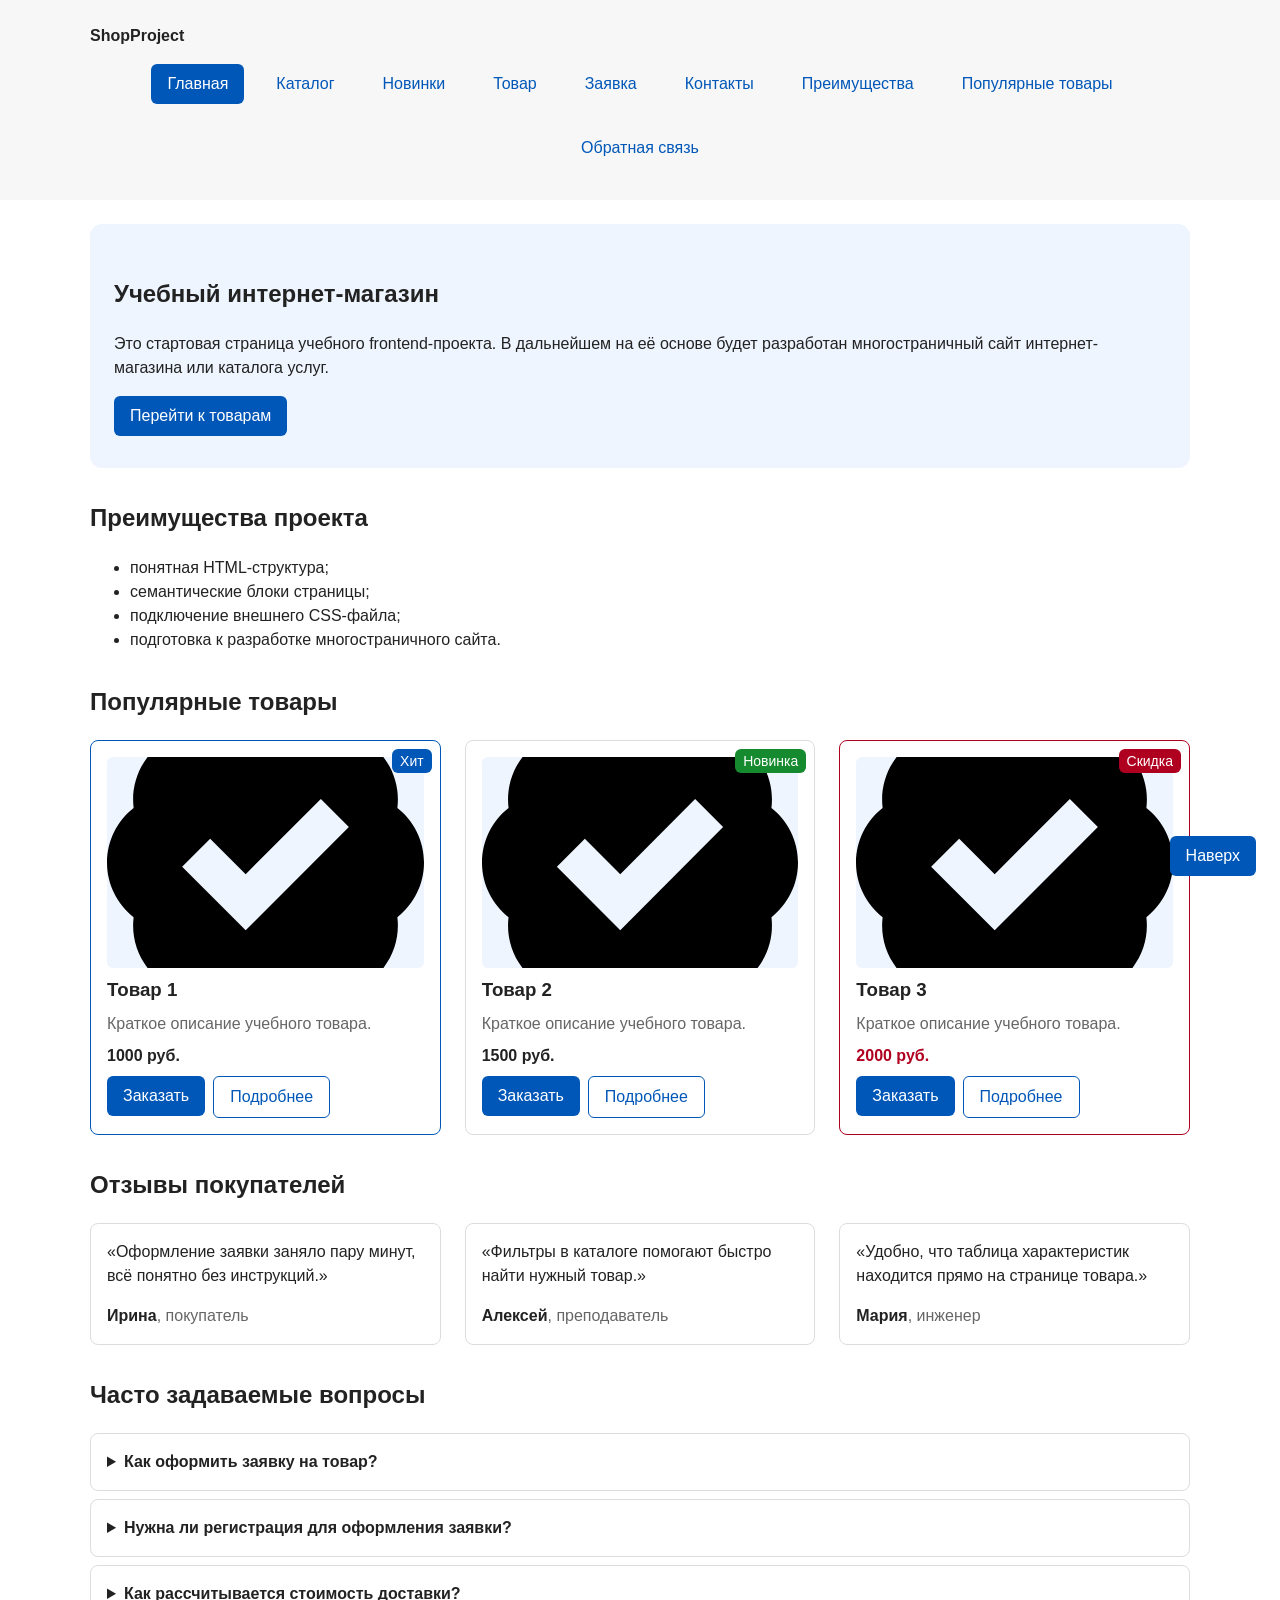
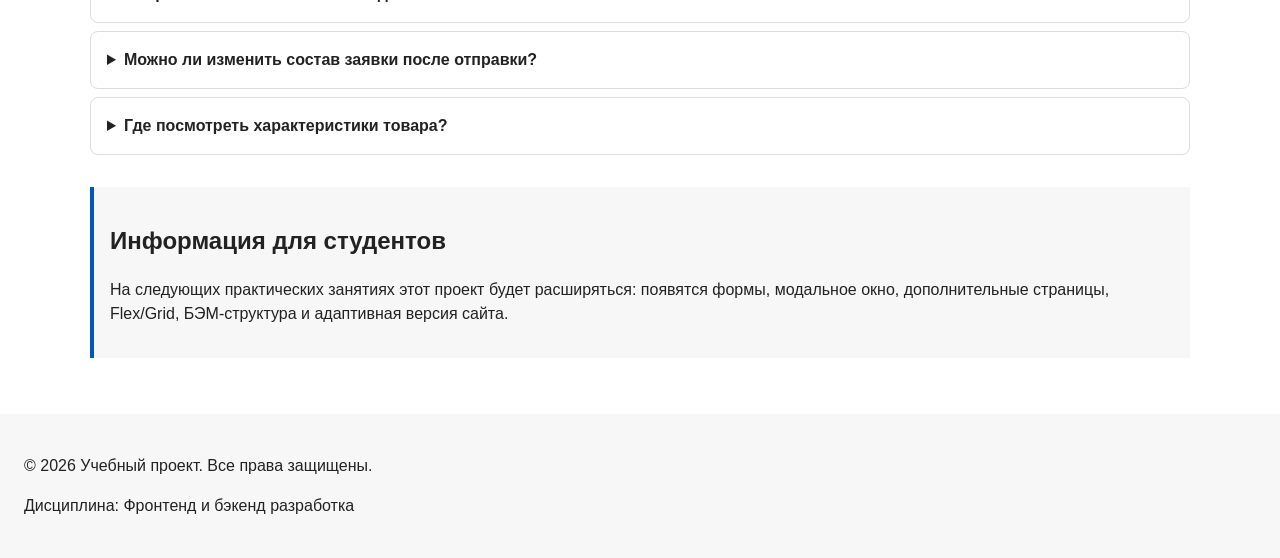
<file: index.html>
<!DOCTYPE html>
<html lang="ru">
<head>
  <meta property="og:type" content="website">
  <meta property="og:title" content="Учебный интернет-магазин">
  <meta property="og:description" content="Учебный frontend-проект интернет-магазина.">
  <meta property="og:image" content="https://gothplug.github.io/kr1_front/images/preview.jpg">
  <meta charset="UTF-8">
  <meta name="viewport" content="width=device-width, initial-scale=1.0">
  <meta name="description" content="Главная страница учебного интернет-магазина: преимущества проекта и популярные товары.">
  <title>Учебный интернет-магазин</title>
  <link rel="stylesheet" href="css/style.css">
  <script src="js/main.js" defer></script>
</head>
<body>
  <header>
    <div class="site-header">
      <a class="site-logo" href="index.html">ShopProject</a>

      <nav class="site-nav" aria-label="Основная навигация">
        <ul class="site-nav__list">
          <li class="site-nav__item"><a class="site-nav__link site-nav__link--active" href="index.html" aria-current="page">Главная</a></li>
          <li class="site-nav__item"><a class="site-nav__link" href="catalog.html">Каталог</a></li>
          <li class="site-nav__item"><a class="site-nav__link" href="category.html">Новинки</a></li>
          <li class="site-nav__item"><a class="site-nav__link" href="product.html">Товар</a></li>
          <li class="site-nav__item"><a class="site-nav__link" href="order.html">Заявка</a></li>
          <li class="site-nav__item"><a class="site-nav__link" href="contacts.html">Контакты</a></li>
          <li class="site-nav__item"><a class="site-nav__link" href="index.html#advantages">Преимущества</a></li>
          <li class="site-nav__item"><a class="site-nav__link" href="index.html#popular">Популярные товары</a></li>
          <li class="site-nav__item"><a class="site-nav__link" href="index.html#contacts">Обратная связь</a></li>
        </ul>
      </nav>
    </div>
  </header>

  <main>
    <section class="hero">
      <h1>Учебный интернет-магазин</h1>
      <p>
        Это стартовая страница учебного frontend-проекта.
        В дальнейшем на её основе будет разработан многостраничный сайт
        интернет-магазина или каталога услуг.
      </p>
      <a class="button button--primary" href="#popular">Перейти к товарам</a>
    </section>

    <section class="section" id="advantages">
      <h2>Преимущества проекта</h2>

      <ul class="advantages-list">
        <li>понятная HTML-структура;</li>
        <li>семантические блоки страницы;</li>
        <li>подключение внешнего CSS-файла;</li>
        <li>подготовка к разработке многостраничного сайта.</li>
      </ul>
    </section>

    <section class="section" id="popular">
      <h2>Популярные товары</h2>

      <div class="products-grid">
        <article class="product-card product-card--featured">
          <img class="product-card__image" src="images/product-1.svg" alt="Товар 1" width="600" height="400" loading="lazy">
          <span class="product-card__badge product-card__badge--hit">Хит</span>
          <h3 class="product-card__title">Товар 1</h3>
          <p class="product-card__description">Краткое описание учебного товара.</p>
          <p class="product-card__price">1000 руб.</p>
          <div class="product-card__actions">
            <button class="button button--primary product-card__button product-card__button--order" type="button" data-product="Товар 1">
              Заказать
            </button>
            <a class="button button--secondary product-card__button" href="product.html">Подробнее</a>
          </div>
        </article>

        <article class="product-card">
          <img class="product-card__image" src="images/product-2.svg" alt="Товар 2" width="600" height="400" loading="lazy">
          <span class="product-card__badge product-card__badge--new">Новинка</span>
          <h3 class="product-card__title">Товар 2</h3>
          <p class="product-card__description">Краткое описание учебного товара.</p>
          <p class="product-card__price">1500 руб.</p>
          <div class="product-card__actions">
            <button class="button button--primary product-card__button product-card__button--order" type="button" data-product="Товар 2">
              Заказать
            </button>
            <a class="button button--secondary product-card__button" href="product.html">Подробнее</a>
          </div>
        </article>

        <article class="product-card product-card--discount">
          <img class="product-card__image" src="images/product-3.svg" alt="Товар 3" width="600" height="400" loading="lazy">
          <span class="product-card__badge">Скидка</span>
          <h3 class="product-card__title">Товар 3</h3>
          <p class="product-card__description">Краткое описание учебного товара.</p>
          <p class="product-card__price">2000 руб.</p>
          <div class="product-card__actions">
            <button class="button button--primary product-card__button product-card__button--order" type="button" data-product="Товар 3">
              Заказать
            </button>
            <a class="button button--secondary product-card__button" href="product.html">Подробнее</a>
          </div>
        </article>
      </div>
    </section>

    <section class="section" id="reviews">
      <h2>Отзывы покупателей</h2>

      <div class="reviews-grid">
        <article class="review-card">
          <blockquote class="review-card__text">
            <p>Оформление заявки заняло пару минут, всё понятно без инструкций.</p>
          </blockquote>
          <p class="review-card__author">
            <cite class="review-card__name">Ирина</cite>,
            <span class="review-card__role">покупатель</span>
          </p>
        </article>

        <article class="review-card">
          <blockquote class="review-card__text">
            <p>Фильтры в каталоге помогают быстро найти нужный товар.</p>
          </blockquote>
          <p class="review-card__author">
            <cite class="review-card__name">Алексей</cite>,
            <span class="review-card__role">преподаватель</span>
          </p>
        </article>

        <article class="review-card">
          <blockquote class="review-card__text">
            <p>Удобно, что таблица характеристик находится прямо на странице товара.</p>
          </blockquote>
          <p class="review-card__author">
            <cite class="review-card__name">Мария</cite>,
            <span class="review-card__role">инженер</span>
          </p>
        </article>
      </div>
    </section>

    <section class="section" id="faq">
      <h2>Часто задаваемые вопросы</h2>

      <div class="faq">
        <details class="faq__item">
          <summary class="faq__question">Как оформить заявку на товар?</summary>
          <p class="faq__answer">
            Откройте карточку товара и нажмите «Оформить заявку» либо заполните форму
            на странице «Заявка».
          </p>
        </details>

        <details class="faq__item">
          <summary class="faq__question">Нужна ли регистрация для оформления заявки?</summary>
          <p class="faq__answer">
            Нет. Для отправки заявки достаточно указать имя, e-mail и телефон.
          </p>
        </details>

        <details class="faq__item">
          <summary class="faq__question">Как рассчитывается стоимость доставки?</summary>
          <p class="faq__answer">
            Стоимость доставки зависит от региона. Точная сумма указывается
            в ответе на заявку.
          </p>
        </details>

        <details class="faq__item">
          <summary class="faq__question">Можно ли изменить состав заявки после отправки?</summary>
          <p class="faq__answer">
            Да, для этого свяжитесь с нами по телефону или через форму обратной связи
            на странице «Контакты».
          </p>
        </details>

        <details class="faq__item">
          <summary class="faq__question">Где посмотреть характеристики товара?</summary>
          <p class="faq__answer">
            Характеристики приведены в таблице на странице товара. Перейти к ней можно
            из каталога по ссылке «Подробнее».
          </p>
        </details>
      </div>
    </section>

    <aside class="aside-info">
      <h2>Информация для студентов</h2>
      <p>
        На следующих практических занятиях этот проект будет расширяться:
        появятся формы, модальное окно, дополнительные страницы, Flex/Grid,
        БЭМ-структура и адаптивная версия сайта.
      </p>
    </aside>
  </main>

  <footer id="contacts">
    <p>&copy; 2026 Учебный проект. Все права защищены.</p>
    <p>Дисциплина: Фронтенд и бэкенд разработка</p>
  </footer>

  <dialog
    class="order-dialog"
    id="order-dialog"
    aria-labelledby="order-dialog-title"
    aria-describedby="order-dialog-hint"
  >
    <button
      class="order-dialog__close"
      type="button"
      id="close-order-dialog"
      aria-label="Закрыть окно"
    >&times;</button>

    <h2 class="order-dialog__title" id="order-dialog-title">Оформление заявки</h2>

    <p class="order-dialog__hint" id="order-dialog-hint" aria-live="polite">
      Выбранный товар: <span id="selected-product-name">не выбран</span>
    </p>

    <form class="order-form" id="order-form" action="#" method="post" novalidate>
      <input id="selected-product" name="selected-product" type="hidden">

      <div class="order-form__field">
        <label class="order-form__label" for="order-name">Имя</label>
        <input
          class="order-form__input"
          id="order-name"
          name="name"
          type="text"
          placeholder="Введите ваше имя"
          minlength="2"
          autocomplete="given-name"
          required
        >
      </div>

      <div class="order-form__field">
        <label class="order-form__label" for="order-email">E-mail</label>
        <input
          class="order-form__input"
          id="order-email"
          name="email"
          type="email"
          placeholder="example@mail.ru"
          autocomplete="email"
          required
        >
      </div>

      <div class="order-form__field">
        <label class="order-form__label" for="order-phone">Телефон</label>
        <input
          class="order-form__input"
          id="order-phone"
          name="phone"
          type="tel"
          inputmode="tel"
          autocomplete="tel"
          placeholder="+7 (900) 000-00-00"
          pattern="^\+7 \(\d{3}\) \d{3}-\d{2}-\d{2}$"
          aria-describedby="order-phone-hint"
          required
        >
        <small class="order-form__hint" id="order-phone-hint">Формат: +7 (900) 000-00-00</small>
      </div>

      <div class="order-form__field">
        <label class="order-form__label" for="order-date">Дата связи</label>
        <input
          class="order-form__input"
          id="order-date"
          name="date"
          type="date"
        >
      </div>

      <div class="order-form__field">
        <label class="order-form__label" for="order-topic">Тема заявки</label>
        <select
          class="order-form__input"
          id="order-topic"
          name="topic"
          required
        >
          <option value="">Выберите тему</option>
          <option value="product">Заказ товара</option>
          <option value="consultation">Консультация</option>
          <option value="delivery">Доставка</option>
        </select>
      </div>

      <div class="order-form__field">
        <label class="order-form__label" for="order-comment">Комментарий</label>
        <textarea
          class="order-form__input"
          id="order-comment"
          name="comment"
          rows="4"
          placeholder="Укажите дополнительную информацию"
        ></textarea>
      </div>

      <div class="order-form__field order-form__field--checkbox">
        <label class="order-form__label order-form__label--checkbox">
          <input
            class="order-form__checkbox"
            id="order-agreement"
            name="agreement"
            type="checkbox"
            required
          >
          Я согласен на обработку данных
        </label>
      </div>

      <div class="order-form__actions">
        <button class="button button--primary" type="submit">
          Отправить заявку
        </button>
      </div>
    </form>
  </dialog>

  <p class="success-message" id="success-message" role="status" hidden>
    Форма успешно отправлена!
  </p>

  <a class="to-top" href="#" aria-label="Наверх">Наверх</a>
</body>
</html>
</file>
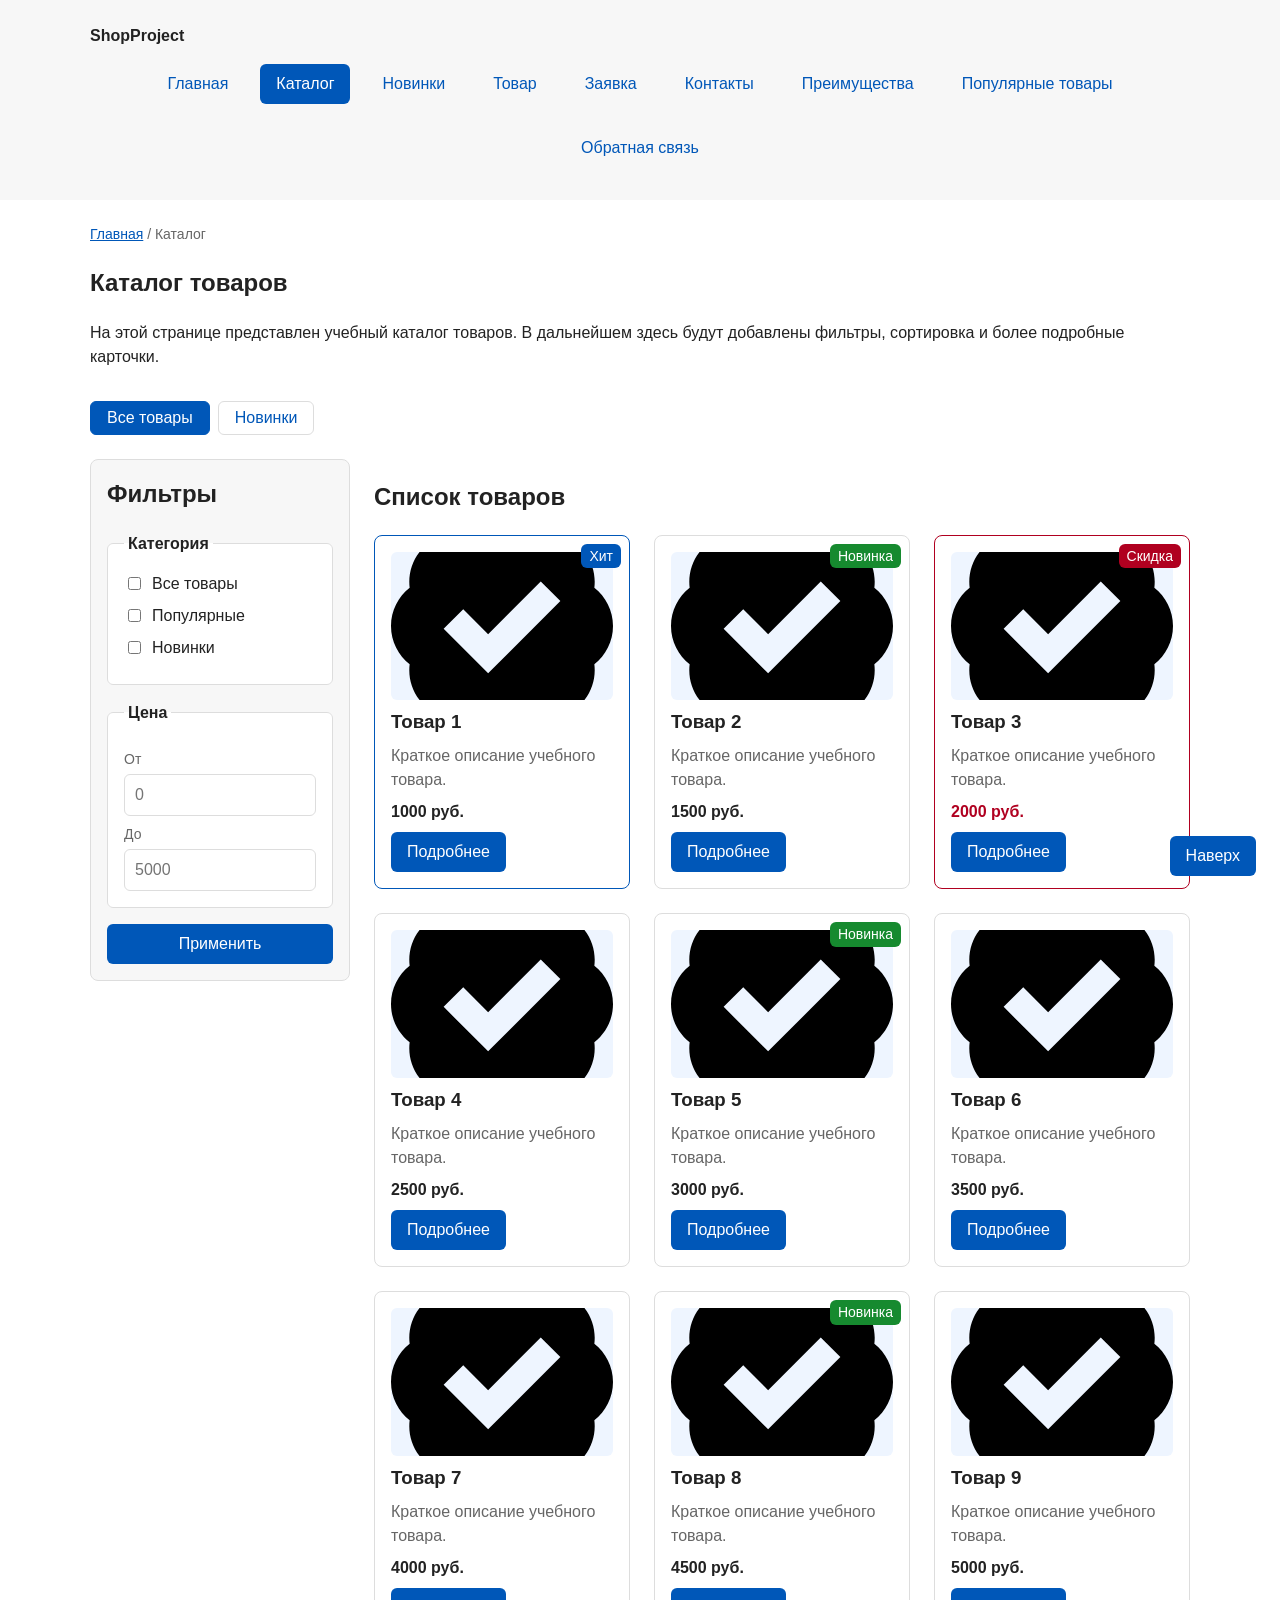
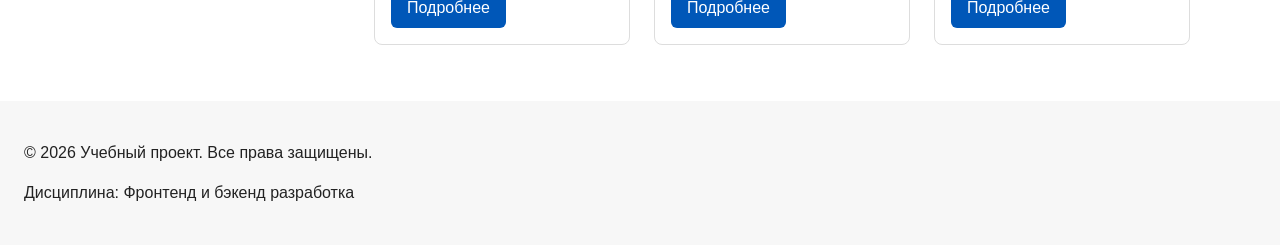
<file: catalog.html>
<!DOCTYPE html>
<html lang="ru">
<head>
  <meta property="og:type" content="website">
  <meta property="og:title" content="Учебный интернет-магазин">
  <meta property="og:description" content="Учебный frontend-проект интернет-магазина.">
  <meta property="og:image" content="https://gothplug.github.io/kr1_front/images/preview.jpg">
  <meta charset="UTF-8">
  <meta name="viewport" content="width=device-width, initial-scale=1.0">
  <meta name="description" content="Каталог товаров учебного интернет-магазина.">
  <title>Каталог товаров — Учебный интернет-магазин</title>
  <link rel="stylesheet" href="css/style.css">
</head>
<body>
  <header>
    <div class="site-header">
      <a class="site-logo" href="index.html">ShopProject</a>

      <nav class="site-nav" aria-label="Основная навигация">
        <ul class="site-nav__list">
          <li class="site-nav__item"><a class="site-nav__link" href="index.html">Главная</a></li>
          <li class="site-nav__item"><a class="site-nav__link site-nav__link--active" href="catalog.html" aria-current="page">Каталог</a></li>
          <li class="site-nav__item"><a class="site-nav__link" href="category.html">Новинки</a></li>
          <li class="site-nav__item"><a class="site-nav__link" href="product.html">Товар</a></li>
          <li class="site-nav__item"><a class="site-nav__link" href="order.html">Заявка</a></li>
          <li class="site-nav__item"><a class="site-nav__link" href="contacts.html">Контакты</a></li>
          <li class="site-nav__item"><a class="site-nav__link" href="index.html#advantages">Преимущества</a></li>
          <li class="site-nav__item"><a class="site-nav__link" href="index.html#popular">Популярные товары</a></li>
          <li class="site-nav__item"><a class="site-nav__link" href="index.html#contacts">Обратная связь</a></li>
        </ul>
      </nav>
    </div>
  </header>

  <main>
    <nav class="breadcrumbs" aria-label="Хлебные крошки">
      <a class="breadcrumbs__link" href="index.html">Главная</a>
      <span class="breadcrumbs__current">Каталог</span>
    </nav>

    <section class="section">
      <h1>Каталог товаров</h1>
      <p>
        На этой странице представлен учебный каталог товаров.
        В дальнейшем здесь будут добавлены фильтры, сортировка и более
        подробные карточки.
      </p>
    </section>

    <nav class="catalog-categories" aria-label="Категории товаров">
      <ul class="catalog-categories__list">
        <li class="catalog-categories__item">
          <a class="catalog-categories__link catalog-categories__link--active" href="catalog.html" aria-current="page">Все товары</a>
        </li>
        <li class="catalog-categories__item">
          <a class="catalog-categories__link" href="category.html">Новинки</a>
        </li>
      </ul>
    </nav>

    <section class="catalog-layout">
      <aside class="catalog-filters">
        <h2>Фильтры</h2>

        <form class="filters-form" action="#" method="get">
          <fieldset class="filters-form__group">
            <legend class="filters-form__legend">Категория</legend>

            <label class="filters-form__label filters-form__label--choice">
              <input class="filters-form__checkbox" type="checkbox" name="category" value="all">
              Все товары
            </label>

            <label class="filters-form__label filters-form__label--choice">
              <input class="filters-form__checkbox" type="checkbox" name="category" value="popular">
              Популярные
            </label>

            <label class="filters-form__label filters-form__label--choice">
              <input class="filters-form__checkbox" type="checkbox" name="category" value="new">
              Новинки
            </label>
          </fieldset>

          <fieldset class="filters-form__group">
            <legend class="filters-form__legend">Цена</legend>

            <label class="filters-form__label filters-form__label--price" for="price-from">От</label>
            <input class="filters-form__input" id="price-from" name="price-from" type="number" min="0" placeholder="0">

            <label class="filters-form__label filters-form__label--price" for="price-to">До</label>
            <input class="filters-form__input" id="price-to" name="price-to" type="number" min="0" placeholder="5000">
          </fieldset>

          <button class="button button--primary" type="submit">Применить</button>
        </form>
      </aside>

      <section class="catalog-products">
        <h2>Список товаров</h2>

        <div class="products-grid">
          <article class="product-card product-card--featured">
            <img class="product-card__image" src="images/product-1.svg" alt="Товар 1" width="600" height="400" loading="lazy">
            <span class="product-card__badge product-card__badge--hit">Хит</span>
            <h3 class="product-card__title">Товар 1</h3>
            <p class="product-card__description">Краткое описание учебного товара.</p>
            <p class="product-card__price">1000 руб.</p>
            <a class="button button--primary product-card__button" href="product.html">Подробнее</a>
          </article>

          <article class="product-card">
            <img class="product-card__image" src="images/product-2.svg" alt="Товар 2" width="600" height="400" loading="lazy">
            <span class="product-card__badge product-card__badge--new">Новинка</span>
            <h3 class="product-card__title">Товар 2</h3>
            <p class="product-card__description">Краткое описание учебного товара.</p>
            <p class="product-card__price">1500 руб.</p>
            <a class="button button--primary product-card__button" href="product.html">Подробнее</a>
          </article>

          <article class="product-card product-card--discount">
            <img class="product-card__image" src="images/product-3.svg" alt="Товар 3" width="600" height="400" loading="lazy">
            <span class="product-card__badge">Скидка</span>
            <h3 class="product-card__title">Товар 3</h3>
            <p class="product-card__description">Краткое описание учебного товара.</p>
            <p class="product-card__price">2000 руб.</p>
            <a class="button button--primary product-card__button" href="product.html">Подробнее</a>
          </article>

          <article class="product-card">
            <img class="product-card__image" src="images/product-4.svg" alt="Товар 4" width="600" height="400" loading="lazy">
            <h3 class="product-card__title">Товар 4</h3>
            <p class="product-card__description">Краткое описание учебного товара.</p>
            <p class="product-card__price">2500 руб.</p>
            <a class="button button--primary product-card__button" href="product.html">Подробнее</a>
          </article>

          <article class="product-card">
            <img class="product-card__image" src="images/product-5.svg" alt="Товар 5" width="600" height="400" loading="lazy">
            <span class="product-card__badge product-card__badge--new">Новинка</span>
            <h3 class="product-card__title">Товар 5</h3>
            <p class="product-card__description">Краткое описание учебного товара.</p>
            <p class="product-card__price">3000 руб.</p>
            <a class="button button--primary product-card__button" href="product.html">Подробнее</a>
          </article>

          <article class="product-card">
            <img class="product-card__image" src="images/product-6.svg" alt="Товар 6" width="600" height="400" loading="lazy">
            <h3 class="product-card__title">Товар 6</h3>
            <p class="product-card__description">Краткое описание учебного товара.</p>
            <p class="product-card__price">3500 руб.</p>
            <a class="button button--primary product-card__button" href="product.html">Подробнее</a>
          </article>

          <article class="product-card">
            <img class="product-card__image" src="images/product-7.svg" alt="Товар 7" width="600" height="400" loading="lazy">
            <h3 class="product-card__title">Товар 7</h3>
            <p class="product-card__description">Краткое описание учебного товара.</p>
            <p class="product-card__price">4000 руб.</p>
            <a class="button button--primary product-card__button" href="product.html">Подробнее</a>
          </article>

          <article class="product-card">
            <img class="product-card__image" src="images/product-8.svg" alt="Товар 8" width="600" height="400" loading="lazy">
            <span class="product-card__badge product-card__badge--new">Новинка</span>
            <h3 class="product-card__title">Товар 8</h3>
            <p class="product-card__description">Краткое описание учебного товара.</p>
            <p class="product-card__price">4500 руб.</p>
            <a class="button button--primary product-card__button" href="product.html">Подробнее</a>
          </article>

          <article class="product-card">
            <img class="product-card__image" src="images/product-9.svg" alt="Товар 9" width="600" height="400" loading="lazy">
            <h3 class="product-card__title">Товар 9</h3>
            <p class="product-card__description">Краткое описание учебного товара.</p>
            <p class="product-card__price">5000 руб.</p>
            <a class="button button--primary product-card__button" href="product.html">Подробнее</a>
          </article>
        </div>
      </section>
    </section>
  </main>

  <footer>
    <p>&copy; 2026 Учебный проект. Все права защищены.</p>
    <p>Дисциплина: Фронтенд и бэкенд разработка</p>
  </footer>

  <a class="to-top" href="#" aria-label="Наверх">Наверх</a>
</body>
</html>
</file>
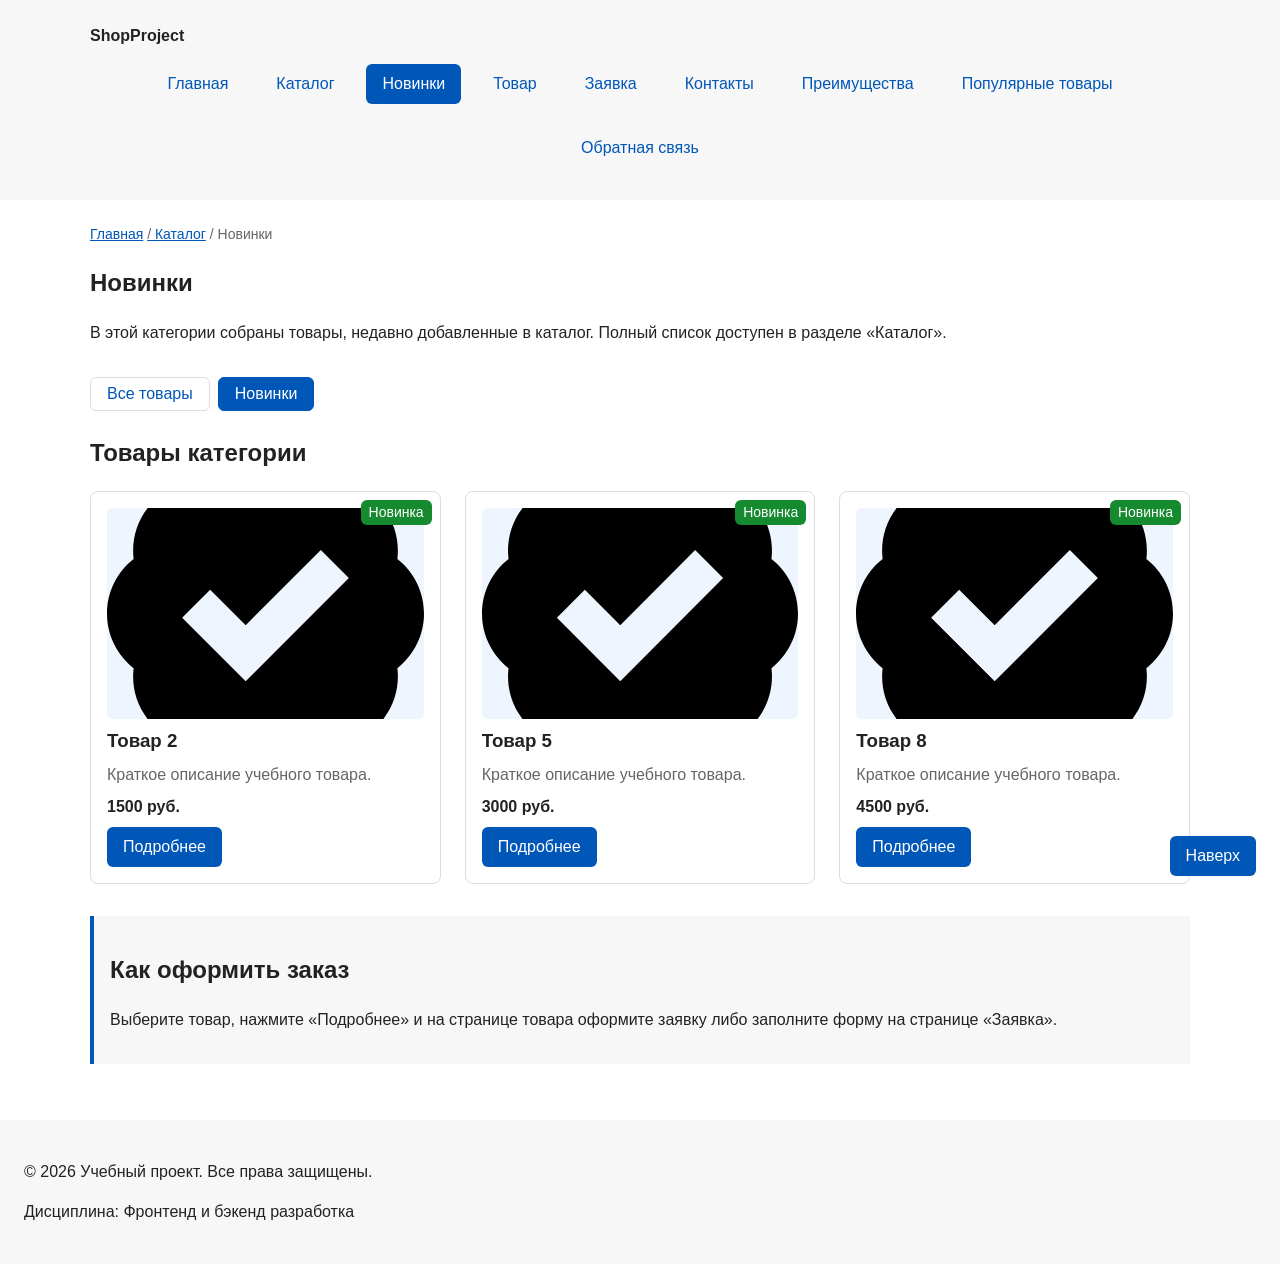
<file: category.html>
<!DOCTYPE html>
<html lang="ru">
<head>
  <meta property="og:type" content="website">
  <meta property="og:title" content="Учебный интернет-магазин">
  <meta property="og:description" content="Учебный frontend-проект интернет-магазина.">
  <meta property="og:image" content="https://gothplug.github.io/kr1_front/images/preview.jpg">
  <meta charset="UTF-8">
  <meta name="viewport" content="width=device-width, initial-scale=1.0">
  <meta name="description" content="Категория «Новинки» учебного интернет-магазина.">
  <title>Новинки — Учебный интернет-магазин</title>
  <link rel="stylesheet" href="css/style.css">
</head>
<body>
  <header>
    <div class="site-header">
      <a class="site-logo" href="index.html">ShopProject</a>

      <nav class="site-nav" aria-label="Основная навигация">
        <ul class="site-nav__list">
          <li class="site-nav__item"><a class="site-nav__link" href="index.html">Главная</a></li>
          <li class="site-nav__item"><a class="site-nav__link" href="catalog.html">Каталог</a></li>
          <li class="site-nav__item"><a class="site-nav__link site-nav__link--active" href="category.html" aria-current="page">Новинки</a></li>
          <li class="site-nav__item"><a class="site-nav__link" href="product.html">Товар</a></li>
          <li class="site-nav__item"><a class="site-nav__link" href="order.html">Заявка</a></li>
          <li class="site-nav__item"><a class="site-nav__link" href="contacts.html">Контакты</a></li>
          <li class="site-nav__item"><a class="site-nav__link" href="index.html#advantages">Преимущества</a></li>
          <li class="site-nav__item"><a class="site-nav__link" href="index.html#popular">Популярные товары</a></li>
          <li class="site-nav__item"><a class="site-nav__link" href="index.html#contacts">Обратная связь</a></li>
        </ul>
      </nav>
    </div>
  </header>

  <main>
    <nav class="breadcrumbs" aria-label="Хлебные крошки">
      <a class="breadcrumbs__link" href="index.html">Главная</a>
      <a class="breadcrumbs__link" href="catalog.html">Каталог</a>
      <span class="breadcrumbs__current">Новинки</span>
    </nav>

    <section class="section">
      <h1>Новинки</h1>
      <p>
        В этой категории собраны товары, недавно добавленные в каталог.
        Полный список доступен в разделе «Каталог».
      </p>
    </section>

    <nav class="catalog-categories" aria-label="Категории товаров">
      <ul class="catalog-categories__list">
        <li class="catalog-categories__item">
          <a class="catalog-categories__link" href="catalog.html">Все товары</a>
        </li>
        <li class="catalog-categories__item">
          <a class="catalog-categories__link catalog-categories__link--active" href="category.html" aria-current="page">Новинки</a>
        </li>
      </ul>
    </nav>

    <section class="section">
      <h2>Товары категории</h2>

      <div class="products-grid">
        <article class="product-card">
          <img class="product-card__image" src="images/product-2.svg" alt="Товар 2" width="600" height="400" loading="lazy">
          <span class="product-card__badge product-card__badge--new">Новинка</span>
          <h3 class="product-card__title">Товар 2</h3>
          <p class="product-card__description">Краткое описание учебного товара.</p>
          <p class="product-card__price">1500 руб.</p>
          <a class="button button--primary product-card__button" href="product.html">Подробнее</a>
        </article>

        <article class="product-card">
          <img class="product-card__image" src="images/product-5.svg" alt="Товар 5" width="600" height="400" loading="lazy">
          <span class="product-card__badge product-card__badge--new">Новинка</span>
          <h3 class="product-card__title">Товар 5</h3>
          <p class="product-card__description">Краткое описание учебного товара.</p>
          <p class="product-card__price">3000 руб.</p>
          <a class="button button--primary product-card__button" href="product.html">Подробнее</a>
        </article>

        <article class="product-card">
          <img class="product-card__image" src="images/product-8.svg" alt="Товар 8" width="600" height="400" loading="lazy">
          <span class="product-card__badge product-card__badge--new">Новинка</span>
          <h3 class="product-card__title">Товар 8</h3>
          <p class="product-card__description">Краткое описание учебного товара.</p>
          <p class="product-card__price">4500 руб.</p>
          <a class="button button--primary product-card__button" href="product.html">Подробнее</a>
        </article>
      </div>
    </section>

    <aside class="aside-info">
      <h2>Как оформить заказ</h2>
      <p>
        Выберите товар, нажмите «Подробнее» и на странице товара оформите заявку
        либо заполните форму на странице «Заявка».
      </p>
    </aside>
  </main>

  <footer>
    <p>&copy; 2026 Учебный проект. Все права защищены.</p>
    <p>Дисциплина: Фронтенд и бэкенд разработка</p>
  </footer>

  <a class="to-top" href="#" aria-label="Наверх">Наверх</a>
</body>
</html>
</file>
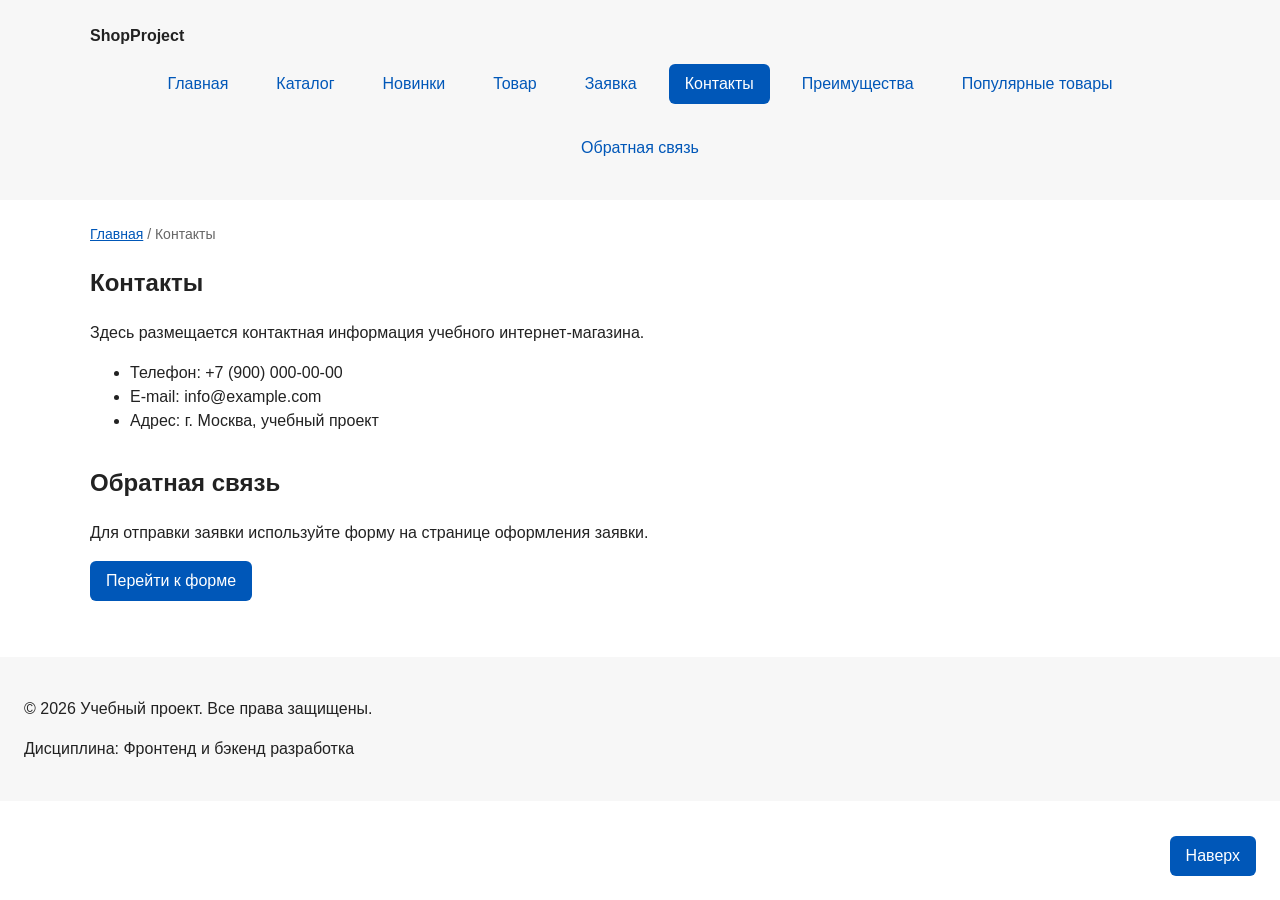
<file: contacts.html>
<!DOCTYPE html>
<html lang="ru">
<head>
  <meta property="og:type" content="website">
  <meta property="og:title" content="Учебный интернет-магазин">
  <meta property="og:description" content="Учебный frontend-проект интернет-магазина.">
  <meta property="og:image" content="https://gothplug.github.io/kr1_front/images/preview.jpg">
  <meta charset="UTF-8">
  <meta name="viewport" content="width=device-width, initial-scale=1.0">
  <meta name="description" content="Контактная информация учебного интернет-магазина.">
  <title>Контакты — Учебный интернет-магазин</title>
  <link rel="stylesheet" href="css/style.css">
</head>
<body>
  <header>
    <div class="site-header">
      <a class="site-logo" href="index.html">ShopProject</a>

      <nav class="site-nav" aria-label="Основная навигация">
        <ul class="site-nav__list">
          <li class="site-nav__item"><a class="site-nav__link" href="index.html">Главная</a></li>
          <li class="site-nav__item"><a class="site-nav__link" href="catalog.html">Каталог</a></li>
          <li class="site-nav__item"><a class="site-nav__link" href="category.html">Новинки</a></li>
          <li class="site-nav__item"><a class="site-nav__link" href="product.html">Товар</a></li>
          <li class="site-nav__item"><a class="site-nav__link" href="order.html">Заявка</a></li>
          <li class="site-nav__item"><a class="site-nav__link site-nav__link--active" href="contacts.html" aria-current="page">Контакты</a></li>
          <li class="site-nav__item"><a class="site-nav__link" href="index.html#advantages">Преимущества</a></li>
          <li class="site-nav__item"><a class="site-nav__link" href="index.html#popular">Популярные товары</a></li>
          <li class="site-nav__item"><a class="site-nav__link" href="index.html#contacts">Обратная связь</a></li>
        </ul>
      </nav>
    </div>
  </header>

  <main>
    <nav class="breadcrumbs" aria-label="Хлебные крошки">
      <a class="breadcrumbs__link" href="index.html">Главная</a>
      <span class="breadcrumbs__current">Контакты</span>
    </nav>

    <section class="section">
      <h1>Контакты</h1>
      <p>
        Здесь размещается контактная информация учебного интернет-магазина.
      </p>

      <ul>
        <li>Телефон: +7 (900) 000-00-00</li>
        <li>E-mail: info@example.com</li>
        <li>Адрес: г. Москва, учебный проект</li>
      </ul>
    </section>

    <section class="section" id="feedback">
      <h2>Обратная связь</h2>
      <p>
        Для отправки заявки используйте форму на странице оформления заявки.
      </p>
      <a class="button button--primary" href="order.html">Перейти к форме</a>
    </section>
  </main>

  <footer>
    <p>&copy; 2026 Учебный проект. Все права защищены.</p>
    <p>Дисциплина: Фронтенд и бэкенд разработка</p>
  </footer>

  <a class="to-top" href="#" aria-label="Наверх">Наверх</a>
</body>
</html>
</file>
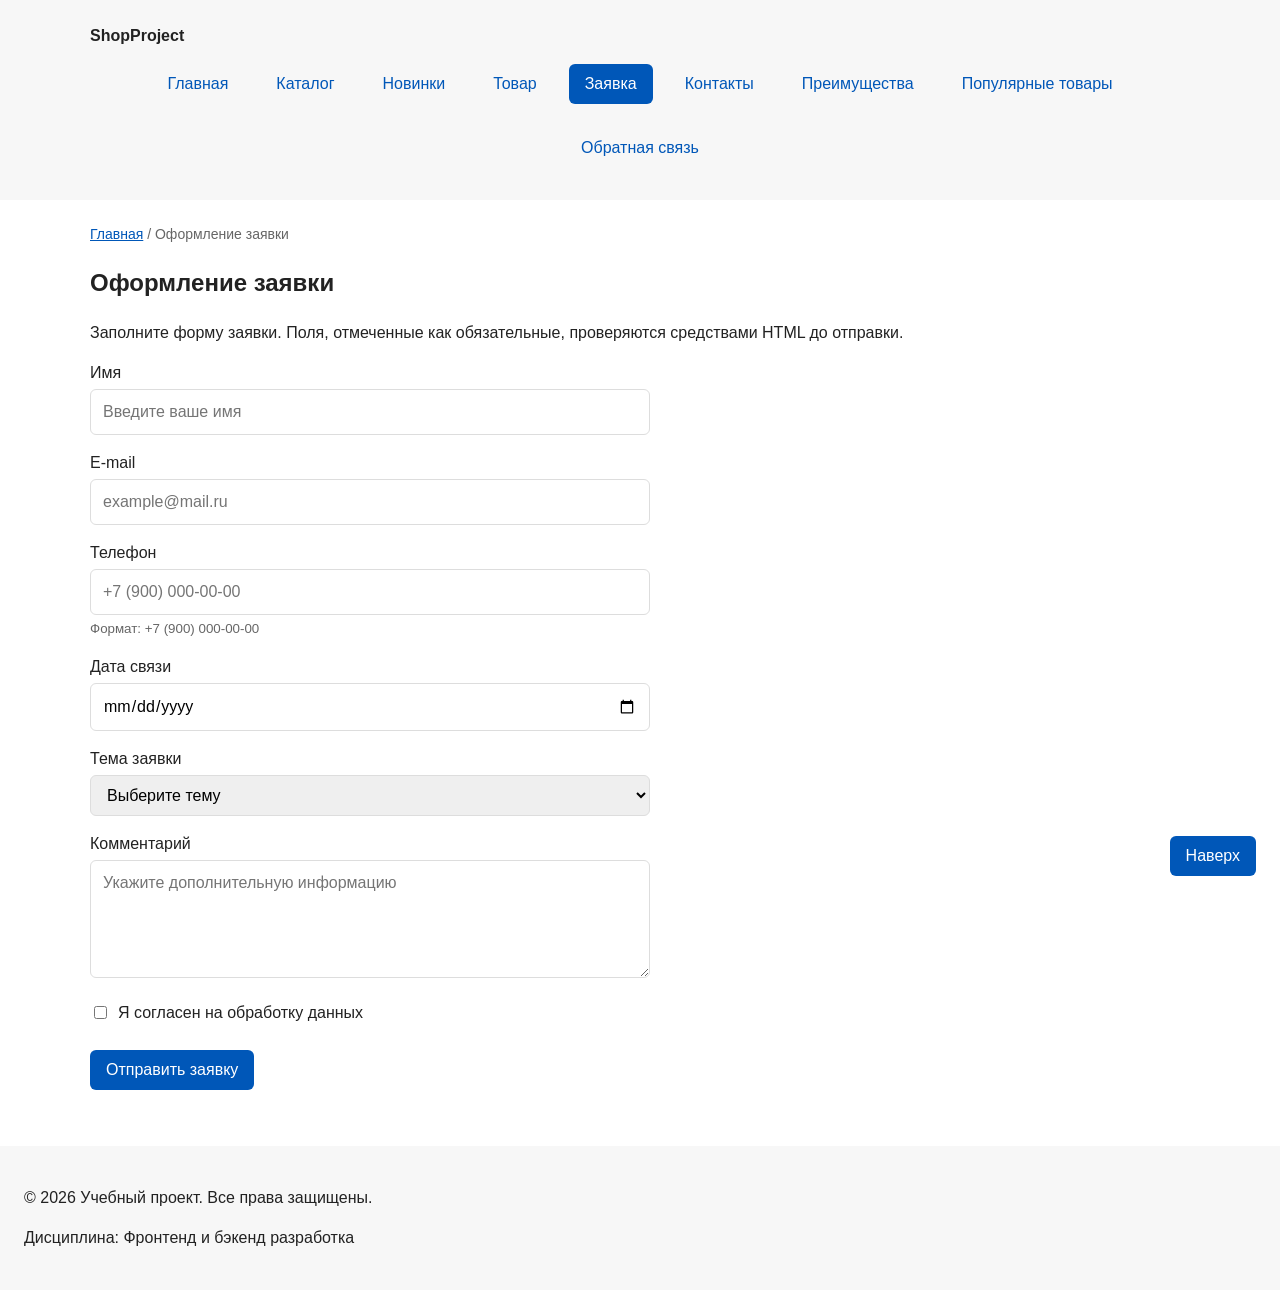
<file: order.html>
<!DOCTYPE html>
<html lang="ru">
<head>
  <meta property="og:type" content="website">
  <meta property="og:title" content="Учебный интернет-магазин">
  <meta property="og:description" content="Учебный frontend-проект интернет-магазина.">
  <meta property="og:image" content="https://gothplug.github.io/kr1_front/images/preview.jpg">
  <meta charset="UTF-8">
  <meta name="viewport" content="width=device-width, initial-scale=1.0">
  <meta name="description" content="Форма оформления заявки учебного интернет-магазина.">
  <title>Оформление заявки — Учебный интернет-магазин</title>
  <link rel="stylesheet" href="css/style.css">
</head>
<body>
  <header>
    <div class="site-header">
      <a class="site-logo" href="index.html">ShopProject</a>

      <nav class="site-nav" aria-label="Основная навигация">
        <ul class="site-nav__list">
          <li class="site-nav__item"><a class="site-nav__link" href="index.html">Главная</a></li>
          <li class="site-nav__item"><a class="site-nav__link" href="catalog.html">Каталог</a></li>
          <li class="site-nav__item"><a class="site-nav__link" href="category.html">Новинки</a></li>
          <li class="site-nav__item"><a class="site-nav__link" href="product.html">Товар</a></li>
          <li class="site-nav__item"><a class="site-nav__link site-nav__link--active" href="order.html" aria-current="page">Заявка</a></li>
          <li class="site-nav__item"><a class="site-nav__link" href="contacts.html">Контакты</a></li>
          <li class="site-nav__item"><a class="site-nav__link" href="index.html#advantages">Преимущества</a></li>
          <li class="site-nav__item"><a class="site-nav__link" href="index.html#popular">Популярные товары</a></li>
          <li class="site-nav__item"><a class="site-nav__link" href="index.html#contacts">Обратная связь</a></li>
        </ul>
      </nav>
    </div>
  </header>

  <main>
    <nav class="breadcrumbs" aria-label="Хлебные крошки">
      <a class="breadcrumbs__link" href="index.html">Главная</a>
      <span class="breadcrumbs__current">Оформление заявки</span>
    </nav>

    <section class="section">
      <h1>Оформление заявки</h1>
      <p>
        Заполните форму заявки. Поля, отмеченные как обязательные,
        проверяются средствами HTML до отправки.
      </p>

      <form class="order-form order-form--page" id="order-form" action="#" method="post">
        <div class="order-form__field">
          <label class="order-form__label" for="order-name">Имя</label>
          <input
            class="order-form__input"
            id="order-name"
            name="name"
            type="text"
            placeholder="Введите ваше имя"
            minlength="2"
            autocomplete="given-name"
            required
          >
        </div>

        <div class="order-form__field">
          <label class="order-form__label" for="order-email">E-mail</label>
          <input
            class="order-form__input"
            id="order-email"
            name="email"
            type="email"
            placeholder="example@mail.ru"
            autocomplete="email"
            required
          >
        </div>

        <div class="order-form__field">
          <label class="order-form__label" for="order-phone">Телефон</label>
          <input
            class="order-form__input"
            id="order-phone"
            name="phone"
            type="tel"
            inputmode="tel"
            autocomplete="tel"
            placeholder="+7 (900) 000-00-00"
            pattern="^\+7 \(\d{3}\) \d{3}-\d{2}-\d{2}$"
            aria-describedby="order-phone-hint"
            required
          >
          <small class="order-form__hint" id="order-phone-hint">Формат: +7 (900) 000-00-00</small>
        </div>

        <div class="order-form__field">
          <label class="order-form__label" for="order-date">Дата связи</label>
          <input
            class="order-form__input"
            id="order-date"
            name="date"
            type="date"
          >
        </div>

        <div class="order-form__field">
          <label class="order-form__label" for="order-topic">Тема заявки</label>
          <select
            class="order-form__input"
            id="order-topic"
            name="topic"
            required
          >
            <option value="">Выберите тему</option>
            <option value="product">Заказ товара</option>
            <option value="consultation">Консультация</option>
            <option value="delivery">Доставка</option>
          </select>
        </div>

        <div class="order-form__field">
          <label class="order-form__label" for="order-comment">Комментарий</label>
          <textarea
            class="order-form__input"
            id="order-comment"
            name="comment"
            rows="4"
            placeholder="Укажите дополнительную информацию"
          ></textarea>
        </div>

        <div class="order-form__field order-form__field--checkbox">
          <label class="order-form__label order-form__label--checkbox">
            <input
              class="order-form__checkbox"
              id="order-agreement"
              name="agreement"
              type="checkbox"
              required
            >
            Я согласен на обработку данных
          </label>
        </div>

        <div class="order-form__actions">
          <button class="button button--primary" type="submit">
            Отправить заявку
          </button>
        </div>
      </form>
    </section>
  </main>

  <footer>
    <p>&copy; 2026 Учебный проект. Все права защищены.</p>
    <p>Дисциплина: Фронтенд и бэкенд разработка</p>
  </footer>

  <a class="to-top" href="#" aria-label="Наверх">Наверх</a>
</body>
</html>
</file>
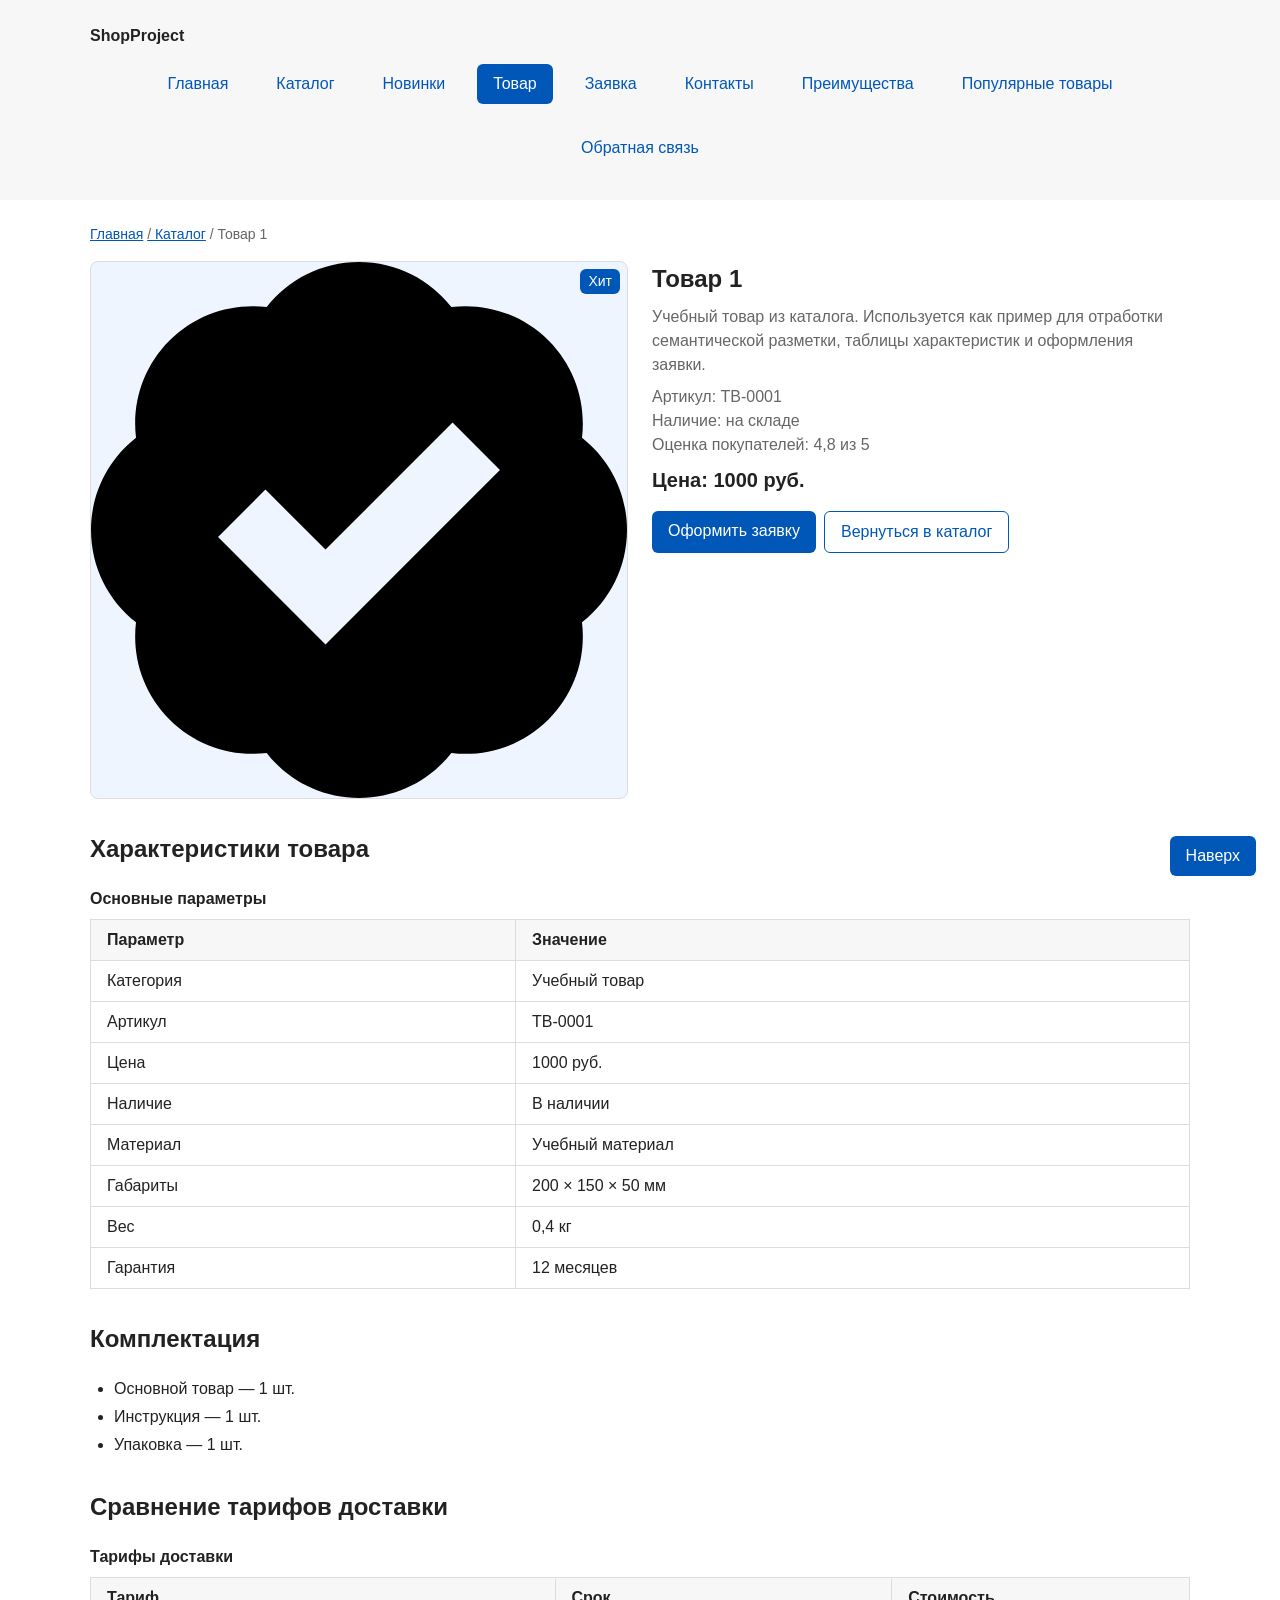
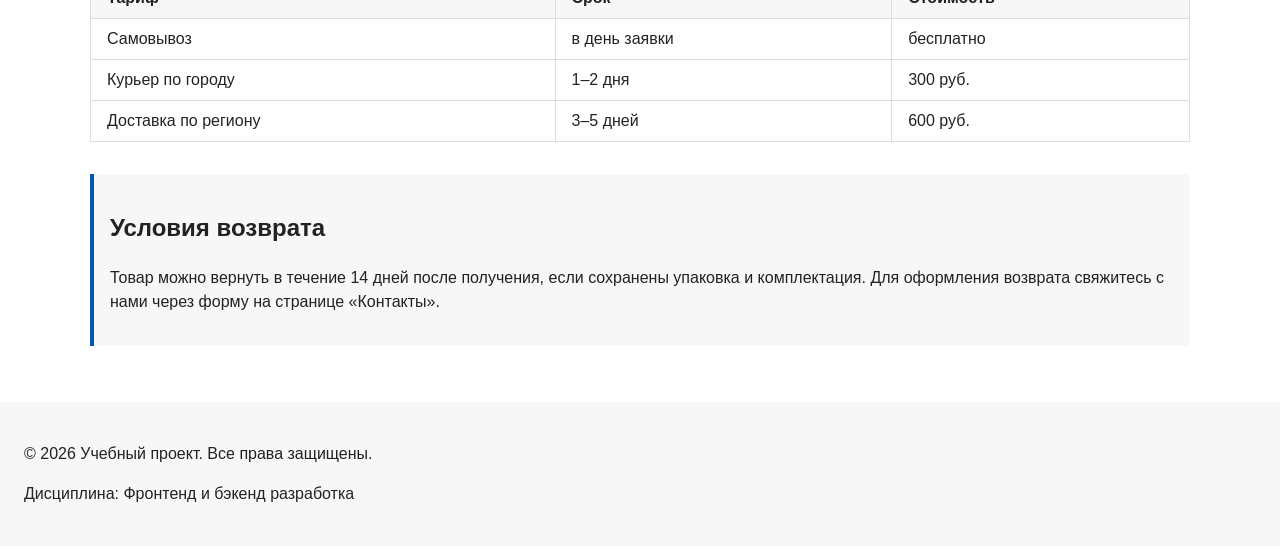
<file: product.html>
<!DOCTYPE html>
<html lang="ru">
<head>
  <meta property="og:type" content="website">
  <meta property="og:title" content="Учебный интернет-магазин">
  <meta property="og:description" content="Учебный frontend-проект интернет-магазина.">
  <meta property="og:image" content="https://gothplug.github.io/kr1_front/images/preview.jpg">
  <meta charset="UTF-8">
  <meta name="viewport" content="width=device-width, initial-scale=1.0">
  <meta name="description" content="Карточка товара учебного интернет-магазина: изображение, описание, характеристики и цена.">
  <title>Товар 1 — Учебный интернет-магазин</title>
  <link rel="stylesheet" href="css/style.css">
</head>
<body>
  <header>
    <div class="site-header">
      <a class="site-logo" href="index.html">ShopProject</a>

      <nav class="site-nav" aria-label="Основная навигация">
        <ul class="site-nav__list">
          <li class="site-nav__item"><a class="site-nav__link" href="index.html">Главная</a></li>
          <li class="site-nav__item"><a class="site-nav__link" href="catalog.html">Каталог</a></li>
          <li class="site-nav__item"><a class="site-nav__link" href="category.html">Новинки</a></li>
          <li class="site-nav__item"><a class="site-nav__link site-nav__link--active" href="product.html" aria-current="page">Товар</a></li>
          <li class="site-nav__item"><a class="site-nav__link" href="order.html">Заявка</a></li>
          <li class="site-nav__item"><a class="site-nav__link" href="contacts.html">Контакты</a></li>
          <li class="site-nav__item"><a class="site-nav__link" href="index.html#advantages">Преимущества</a></li>
          <li class="site-nav__item"><a class="site-nav__link" href="index.html#popular">Популярные товары</a></li>
          <li class="site-nav__item"><a class="site-nav__link" href="index.html#contacts">Обратная связь</a></li>
        </ul>
      </nav>
    </div>
  </header>

  <main>
    <nav class="breadcrumbs" aria-label="Хлебные крошки">
      <a class="breadcrumbs__link" href="index.html">Главная</a>
      <a class="breadcrumbs__link" href="catalog.html">Каталог</a>
      <span class="breadcrumbs__current">Товар 1</span>
    </nav>

    <article class="product-detail">
      <div class="product-detail__media">
        <img
          class="product-detail__image"
          src="images/product-1.svg"
          alt="Учебное изображение товара 1"
          width="600"
          height="400"
        >
        <span class="product-card__badge product-card__badge--hit">Хит</span>
      </div>

      <div class="product-detail__info">
        <h1 class="product-detail__title">Товар 1</h1>
        <p class="product-detail__description">
          Учебный товар из каталога. Используется как пример для отработки
          семантической разметки, таблицы характеристик и оформления заявки.
        </p>

        <ul class="product-detail__meta">
          <li class="product-detail__meta-item">Артикул: ТВ-0001</li>
          <li class="product-detail__meta-item">Наличие: на складе</li>
          <li class="product-detail__meta-item">Оценка покупателей: 4,8 из 5</li>
        </ul>

        <p class="product-detail__price">Цена: 1000 руб.</p>

        <div class="product-detail__actions">
          <a class="button button--primary product-detail__button" href="order.html">
            Оформить заявку
          </a>
          <a class="button button--secondary product-detail__button" href="catalog.html">
            Вернуться в каталог
          </a>
        </div>
      </div>
    </article>

    <section class="section">
      <h2>Характеристики товара</h2>

      <table class="product-table">
        <caption>Основные параметры</caption>
        <thead>
          <tr>
            <th scope="col">Параметр</th>
            <th scope="col">Значение</th>
          </tr>
        </thead>
        <tbody>
          <tr>
            <td>Категория</td>
            <td>Учебный товар</td>
          </tr>
          <tr>
            <td>Артикул</td>
            <td>ТВ-0001</td>
          </tr>
          <tr>
            <td>Цена</td>
            <td>1000 руб.</td>
          </tr>
          <tr>
            <td>Наличие</td>
            <td>В наличии</td>
          </tr>
          <tr>
            <td>Материал</td>
            <td>Учебный материал</td>
          </tr>
          <tr>
            <td>Габариты</td>
            <td>200 × 150 × 50 мм</td>
          </tr>
          <tr>
            <td>Вес</td>
            <td>0,4 кг</td>
          </tr>
          <tr>
            <td>Гарантия</td>
            <td>12 месяцев</td>
          </tr>
        </tbody>
      </table>
    </section>

    <section class="section">
      <h2>Комплектация</h2>

      <ul class="product-detail__list">
        <li class="product-detail__list-item">Основной товар — 1 шт.</li>
        <li class="product-detail__list-item">Инструкция — 1 шт.</li>
        <li class="product-detail__list-item">Упаковка — 1 шт.</li>
      </ul>
    </section>

    <section class="section">
      <h2>Сравнение тарифов доставки</h2>

      <table class="product-table">
        <caption>Тарифы доставки</caption>
        <thead>
          <tr>
            <th scope="col">Тариф</th>
            <th scope="col">Срок</th>
            <th scope="col">Стоимость</th>
          </tr>
        </thead>
        <tbody>
          <tr>
            <td>Самовывоз</td>
            <td>в день заявки</td>
            <td>бесплатно</td>
          </tr>
          <tr>
            <td>Курьер по городу</td>
            <td>1–2 дня</td>
            <td>300 руб.</td>
          </tr>
          <tr>
            <td>Доставка по региону</td>
            <td>3–5 дней</td>
            <td>600 руб.</td>
          </tr>
        </tbody>
      </table>
    </section>

    <aside class="aside-info">
      <h2>Условия возврата</h2>
      <p>
        Товар можно вернуть в течение 14 дней после получения, если сохранены
        упаковка и комплектация. Для оформления возврата свяжитесь с нами
        через форму на странице «Контакты».
      </p>
    </aside>
  </main>

  <footer>
    <p>&copy; 2026 Учебный проект. Все права защищены.</p>
    <p>Дисциплина: Фронтенд и бэкенд разработка</p>
  </footer>

  <a class="to-top" href="#" aria-label="Наверх">Наверх</a>
</body>
</html>
</file>
<file: css/style.css>
/* ===============================
   1. Переменные проекта
   =============================== */

:root {
  /* Основные цвета проекта */
  --color-bg: #ffffff;
  --color-text: #222222;
  --color-muted: #666666;
  --color-primary: #0057b8;
  --color-primary-dark: #003f86;
  --color-border: #dddddd;
  --color-surface: #f7f7f7;
  --color-surface-accent: #eef5ff;
  --color-danger: #b00020;
  --color-success: #168a2f;
  --color-success-bg: #eefaf0;
  --color-white: #ffffff;

  /* Отступы */
  --space-xs: 4px;
  --space-sm: 8px;
  --space-md: 16px;
  --space-lg: 24px;
  --space-xl: 32px;

  /* Скругления */
  --radius-sm: 6px;
  --radius-md: 8px;
  --radius-lg: 12px;

  /* Размеры */
  --container-width: 1100px;
}

/* ===============================
   2. Базовые стили
   =============================== */

* {
  box-sizing: border-box;
}

html {
  scroll-behavior: smooth;
}

body {
  margin: 0;
  font-family: Arial, sans-serif;
  line-height: 1.5;
  color: var(--color-text);
  background-color: var(--color-bg);
}

header,
main,
footer {
  padding: var(--space-lg);
}

header {
  background-color: var(--color-surface);
}

footer {
  background-color: var(--color-surface);
}

/* Хлебные крошки */
.breadcrumbs {
  max-width: var(--container-width);
  margin: 0 auto var(--space-md);
  font-size: 14px;
  color: var(--color-muted);
}

.breadcrumbs__link {
  color: var(--color-primary);
}

.breadcrumbs__current::before {
  content: " / ";
  color: var(--color-muted);
}

/* Разделитель между несколькими ссылками крошек */
.breadcrumbs__link + .breadcrumbs__link::before {
  content: " / ";
  color: var(--color-muted);
}

/* ===============================
   3. Общие элементы интерфейса
   =============================== */

a {
  color: var(--color-primary);
}

a:hover {
  color: var(--color-primary-dark);
}

:target {
  outline: 2px dashed var(--color-primary);
  outline-offset: 4px;
}

a:focus-visible {
  outline: 2px solid var(--color-primary);
  outline-offset: 3px;
}

/* ===============================
   Блок «Кнопка» и его модификаторы
   =============================== */

.button {
  display: inline-block;
  padding: var(--space-sm) var(--space-md);
  border: none;
  border-radius: var(--radius-sm);
  font: inherit;
  text-decoration: none;
  cursor: pointer;
}

.button--primary {
  color: var(--color-white);
  background-color: var(--color-primary);
}

.button--primary:hover {
  background-color: var(--color-primary-dark);
}

.button--secondary {
  color: var(--color-primary);
  background-color: transparent;
  border: 1px solid var(--color-primary);
}

.button--secondary:hover {
  color: var(--color-white);
  background-color: var(--color-primary);
}

.button:focus-visible {
  outline: 2px solid var(--color-primary);
  outline-offset: 3px;
}

.button:disabled,
.button--disabled {
  opacity: 0.6;
  cursor: not-allowed;
}

/* ===============================
   Блок «Кнопка наверх»
   =============================== */

.to-top {
  position: fixed;
  right: var(--space-lg);
  bottom: var(--space-lg);
  z-index: 10;
  padding: var(--space-sm) var(--space-md);
  color: var(--color-white);
  background-color: var(--color-primary);
  border-radius: var(--radius-sm);
  text-decoration: none;
}

.to-top:hover {
  color: var(--color-white);
  background-color: var(--color-primary-dark);
}

.to-top:focus-visible {
  outline: 2px solid var(--color-primary);
  outline-offset: 3px;
}

/* ===============================
   4. Хедер и навигация
   =============================== */

.site-header {
  max-width: var(--container-width);
  margin: 0 auto;
}

.site-logo {
  font-weight: bold;
  text-decoration: none;
  color: var(--color-text);
}

.site-nav__list {
  display: flex;
  flex-wrap: wrap;
  justify-content: center;
  align-items: center;
  gap: var(--space-md);
  padding: 0;
  margin: var(--space-md) 0 0;
  list-style: none;
}

.site-nav__item {
  margin-bottom: var(--space-sm);
}

.site-nav__link {
  display: inline-block;
  padding: var(--space-sm) var(--space-md);
  color: var(--color-primary);
  text-decoration: none;
  border-radius: var(--radius-sm);
}

.site-nav__link:hover {
  color: var(--color-white);
  background-color: var(--color-primary);
}

.site-nav__link--active,
.site-nav__link[aria-current="page"] {
  color: var(--color-white);
  background-color: var(--color-primary);
}

/* ===============================
   5. Компоненты страницы
   =============================== */

.hero {
  max-width: var(--container-width);
  margin: 0 auto var(--space-xl);
  padding: var(--space-xl) var(--space-lg);
  background-color: var(--color-surface-accent);
  border-radius: var(--radius-lg);
}

.section {
  max-width: var(--container-width);
  margin: 0 auto var(--space-xl);
}

.section h2 {
  margin-top: 0;
}

/* Карточка товара */
.product-card {
  position: relative;
  display: flex;
  flex-direction: column;
  gap: var(--space-sm);
  padding: var(--space-md);
  border: 1px solid var(--color-border);
  border-radius: var(--radius-md);
  background-color: var(--color-bg);
}

.product-card:hover {
  border-color: var(--color-primary);
}

.product-card--featured {
  border-color: var(--color-primary);
}

.product-card--discount {
  border-color: var(--color-danger);
}

/* Бейдж карточки: позиционируется относительно самой карточки */
.product-card__badge {
  position: absolute;
  top: var(--space-sm);
  right: var(--space-sm);
  z-index: 1;
  padding: 4px 8px;
  font-size: 14px;
  line-height: 1.2;
  color: var(--color-white);
  background-color: var(--color-danger);
  border-radius: var(--radius-sm);
}

.product-card__badge--hit {
  background-color: var(--color-primary);
}

.product-card__badge--new {
  background-color: var(--color-success);
}

/* Изображение карточки */
.product-card__image {
  display: block;
  width: 100%;
  height: auto;
  aspect-ratio: 3 / 2;
  object-fit: cover;
  border-radius: var(--radius-sm);
  background-color: var(--color-surface-accent);
}

.product-card__title {
  margin: 0;
  color: var(--color-text);
}

.product-card__description {
  margin: 0;
  color: var(--color-muted);
}

.product-card__price {
  margin: 0;
  font-weight: 700;
}

.product-card--discount .product-card__price {
  color: var(--color-danger);
}

.product-card__actions {
  display: flex;
  flex-wrap: wrap;
  gap: var(--space-sm);
  margin-top: auto;
}

.product-card__button {
  margin-top: auto;
  align-self: flex-start;
}

.product-card__actions .product-card__button {
  margin-top: 0;
}

.aside-info {
  max-width: var(--container-width);
  margin: 0 auto var(--space-xl);
  padding: var(--space-md);
  border-left: 4px solid var(--color-primary);
  background-color: var(--color-surface);
}

/* ===============================
   6. Каталог: раскладка, фильтры, сетка товаров
   =============================== */

.catalog-layout {
  max-width: var(--container-width);
  margin: 0 auto var(--space-xl);
  display: grid;
  grid-template-columns: 260px 1fr;
  grid-template-areas: "filters products";
  gap: var(--space-lg);
}

.catalog-filters {
  position: sticky;
  top: var(--space-md);
  z-index: 1;
  grid-area: filters;
  padding: var(--space-md);
  border: 1px solid var(--color-border);
  border-radius: var(--radius-md);
  background-color: var(--color-surface);
  align-self: start;
}

.catalog-filters h2 {
  margin-top: 0;
}

.catalog-products {
  grid-area: products;
  min-width: 0;
}

.filters-form {
  display: grid;
  gap: var(--space-md);
}

.filters-form__group {
  margin: 0;
  padding: var(--space-md);
  border: 1px solid var(--color-border);
  border-radius: var(--radius-sm);
  background-color: var(--color-bg);
}

.filters-form__legend {
  font-weight: 700;
  padding: 0 var(--space-xs);
}

.filters-form__label {
  display: block;
  margin-bottom: var(--space-sm);
}

/* Категории — чекбокс и подпись в одну строку */
.filters-form__label--choice {
  display: inline-flex;
  align-items: center;
  gap: var(--space-sm);
  cursor: pointer;
}

/* Подписи полей «От» и «До» — блок над инпутом */
.filters-form__label--price {
  display: block;
  margin: var(--space-sm) 0 var(--space-xs);
  font-size: 14px;
  color: var(--color-muted);
}

.filters-form__input {
  width: 100%;
  padding: 8px 10px;
  border: 1px solid var(--color-border);
  border-radius: var(--radius-sm);
  font: inherit;
}

.filters-form__input:hover {
  border-color: var(--color-primary);
}

.filters-form__input:focus-visible {
  outline: 2px solid var(--color-primary);
  outline-offset: 2px;
}

.products-grid {
  display: grid;
  grid-template-columns: repeat(3, 1fr);
  gap: var(--space-lg);
}

/* Категории каталога */
.catalog-categories {
  max-width: var(--container-width);
  margin: 0 auto var(--space-lg);
}

.catalog-categories__list {
  display: flex;
  flex-wrap: wrap;
  gap: var(--space-sm);
  padding: 0;
  margin: 0;
  list-style: none;
}

.catalog-categories__link {
  display: inline-block;
  padding: var(--space-xs) var(--space-md);
  border: 1px solid var(--color-border);
  border-radius: var(--radius-sm);
  text-decoration: none;
}

.catalog-categories__link:hover {
  border-color: var(--color-primary);
}

.catalog-categories__link:focus-visible {
  outline: 2px solid var(--color-primary);
  outline-offset: 3px;
}

.catalog-categories__link--active {
  color: var(--color-white);
  background-color: var(--color-primary);
  border-color: var(--color-primary);
}

/* ===============================
   7. Страница товара и таблица характеристик
   =============================== */

.product-detail {
  max-width: var(--container-width);
  margin: 0 auto var(--space-xl);
  display: grid;
  grid-template-columns: minmax(0, 1fr) minmax(0, 1fr);
  gap: var(--space-lg);
  align-items: start;
}

.product-detail__media {
  position: relative;
}

.product-detail__image {
  display: block;
  width: 100%;
  height: auto;
  border: 1px solid var(--color-border);
  border-radius: var(--radius-md);
  background-color: var(--color-surface-accent);
}

.product-detail__info {
  display: flex;
  flex-direction: column;
  gap: var(--space-sm);
  align-items: flex-start;
}

.product-detail__title {
  margin: 0;
}

.product-detail__description {
  margin: 0;
  color: var(--color-muted);
}

.product-detail__price {
  margin: 0;
  font-size: 20px;
  font-weight: 700;
}

.product-detail__meta {
  padding: 0;
  margin: 0;
  list-style: none;
  color: var(--color-muted);
}

.product-detail__list {
  padding-left: var(--space-lg);
  margin: 0;
}

.product-detail__list-item {
  margin-bottom: var(--space-xs);
}

.product-detail__actions {
  display: flex;
  flex-wrap: wrap;
  gap: var(--space-sm);
  margin-top: var(--space-sm);
}

.product-table {
  width: 100%;
  border-collapse: collapse;
  background-color: var(--color-bg);
}

.product-table caption {
  margin-bottom: var(--space-sm);
  font-weight: 700;
  text-align: left;
}

.product-table th,
.product-table td {
  padding: var(--space-sm) var(--space-md);
  border: 1px solid var(--color-border);
  text-align: left;
}

.product-table thead th {
  background-color: var(--color-surface);
}

.product-table tbody tr:hover {
  background-color: var(--color-surface-accent);
}

/* ===============================
   8. Форма заявки и модальное окно
   =============================== */

.order-dialog {
  position: relative;
  z-index: 100;
  width: min(100% - 32px, 560px);
  padding: var(--space-lg);
  border: none;
  border-radius: var(--radius-lg);
  animation: dialog-appear 0.2s ease-out;
}

.order-dialog::backdrop {
  background-color: rgba(0, 0, 0, 0.5);
  animation: backdrop-appear 0.2s ease-out;
}

@keyframes dialog-appear {
  from {
    opacity: 0;
    transform: translateY(-12px);
  }

  to {
    opacity: 1;
    transform: translateY(0);
  }
}

@keyframes backdrop-appear {
  from {
    opacity: 0;
  }

  to {
    opacity: 1;
  }
}

/* Кнопка закрытия модального окна */
.order-dialog__close {
  position: absolute;
  top: var(--space-sm);
  right: var(--space-sm);
  z-index: 1;
  width: 32px;
  height: 32px;
  padding: 0;
  font-size: 22px;
  line-height: 1;
  color: var(--color-muted);
  background-color: transparent;
  border: 1px solid var(--color-border);
  border-radius: var(--radius-sm);
  cursor: pointer;
}

.order-dialog__close:hover {
  color: var(--color-white);
  background-color: var(--color-danger);
  border-color: var(--color-danger);
}

.order-dialog__close:focus-visible {
  outline: 2px solid var(--color-primary);
  outline-offset: 3px;
}

.order-dialog__title {
  margin: 0 var(--space-xl) var(--space-xs) 0;
}

.order-dialog__hint {
  margin: 0 0 var(--space-md);
  font-size: 14px;
  color: var(--color-muted);
}

/* Форма */
.order-form {
  display: block;
}

/* Форма на отдельной странице заявки */
.order-form--page {
  max-width: 560px;
}

.order-form__field {
  margin-bottom: var(--space-md);
}

.order-form__field--checkbox {
  margin-top: var(--space-sm);
}

.order-form__label {
  display: block;
  margin-bottom: var(--space-xs);
}

.order-form__label--checkbox {
  display: inline-flex;
  align-items: center;
  gap: var(--space-sm);
  margin-bottom: 0;
  cursor: pointer;
}

.order-form__input {
  width: 100%;
  padding: 10px 12px;
  border: 1px solid var(--color-border);
  border-radius: var(--radius-sm);
  font: inherit;
}

.order-form__input:hover {
  border-color: var(--color-primary);
}

.order-form__input:focus-visible,
.order-form__checkbox:focus-visible,
.order-form__actions .button:focus-visible {
  outline: 2px solid var(--color-primary);
  outline-offset: 3px;
}

.order-form__checkbox {
  width: auto;
}

.order-form__hint {
  display: block;
  margin-top: var(--space-xs);
  color: var(--color-muted);
}

.order-form__input[aria-invalid="true"] {
  border-color: var(--color-danger);
}

.order-form__actions {
  display: flex;
  gap: var(--space-md);
  margin-top: var(--space-lg);
}

/* Сообщение об успехе */
.success-message {
  max-width: var(--container-width);
  margin: var(--space-lg) auto;
  padding: var(--space-md);
  border-left: 4px solid var(--color-success);
  background-color: var(--color-success-bg);
}

/* ===============================
   9. Отзывы и часто задаваемые вопросы
   =============================== */

.reviews-grid {
  display: grid;
  grid-template-columns: repeat(3, 1fr);
  gap: var(--space-lg);
}

.review-card {
  display: flex;
  flex-direction: column;
  gap: var(--space-md);
  padding: var(--space-md);
  border: 1px solid var(--color-border);
  border-radius: var(--radius-md);
  background-color: var(--color-bg);
}

.review-card:hover {
  border-color: var(--color-primary);
}

.review-card__text {
  margin: 0;
}

.review-card__text p {
  margin: 0;
}

.review-card__text p::before {
  content: "«";
}

.review-card__text p::after {
  content: "»";
}

.review-card__author {
  margin: auto 0 0;
  color: var(--color-muted);
}

.review-card__name {
  font-style: normal;
  font-weight: 700;
  color: var(--color-text);
}

/* Вопросы и ответы */
.faq {
  display: grid;
  gap: var(--space-sm);
}

.faq__item {
  padding: var(--space-md);
  border: 1px solid var(--color-border);
  border-radius: var(--radius-md);
  background-color: var(--color-bg);
}

.faq__item[open] {
  border-color: var(--color-primary);
}

.faq__question {
  cursor: pointer;
  font-weight: 700;
}

.faq__question:hover {
  color: var(--color-primary);
}

.faq__question:focus-visible {
  outline: 2px solid var(--color-primary);
  outline-offset: 3px;
}

.faq__answer {
  margin: var(--space-sm) 0 0;
  color: var(--color-muted);
}

/* ===============================
   10. Адаптив
   =============================== */

@media (max-width: 900px) {
  .products-grid {
    grid-template-columns: repeat(2, 1fr);
  }

  .reviews-grid {
    grid-template-columns: repeat(2, 1fr);
  }
}

@media (max-width: 720px) {
  .catalog-layout {
    grid-template-columns: 1fr;
    grid-template-areas:
      "filters"
      "products";
  }

  .catalog-filters {
    position: static;
  }

  .product-detail {
    grid-template-columns: 1fr;
  }
}

@media (max-width: 520px) {
  .products-grid {
    grid-template-columns: 1fr;
  }

  .reviews-grid {
    grid-template-columns: 1fr;
  }

  header,
  main,
  footer {
    padding: var(--space-md);
  }

  .to-top {
    right: var(--space-md);
    bottom: var(--space-md);
  }
}
</file>
